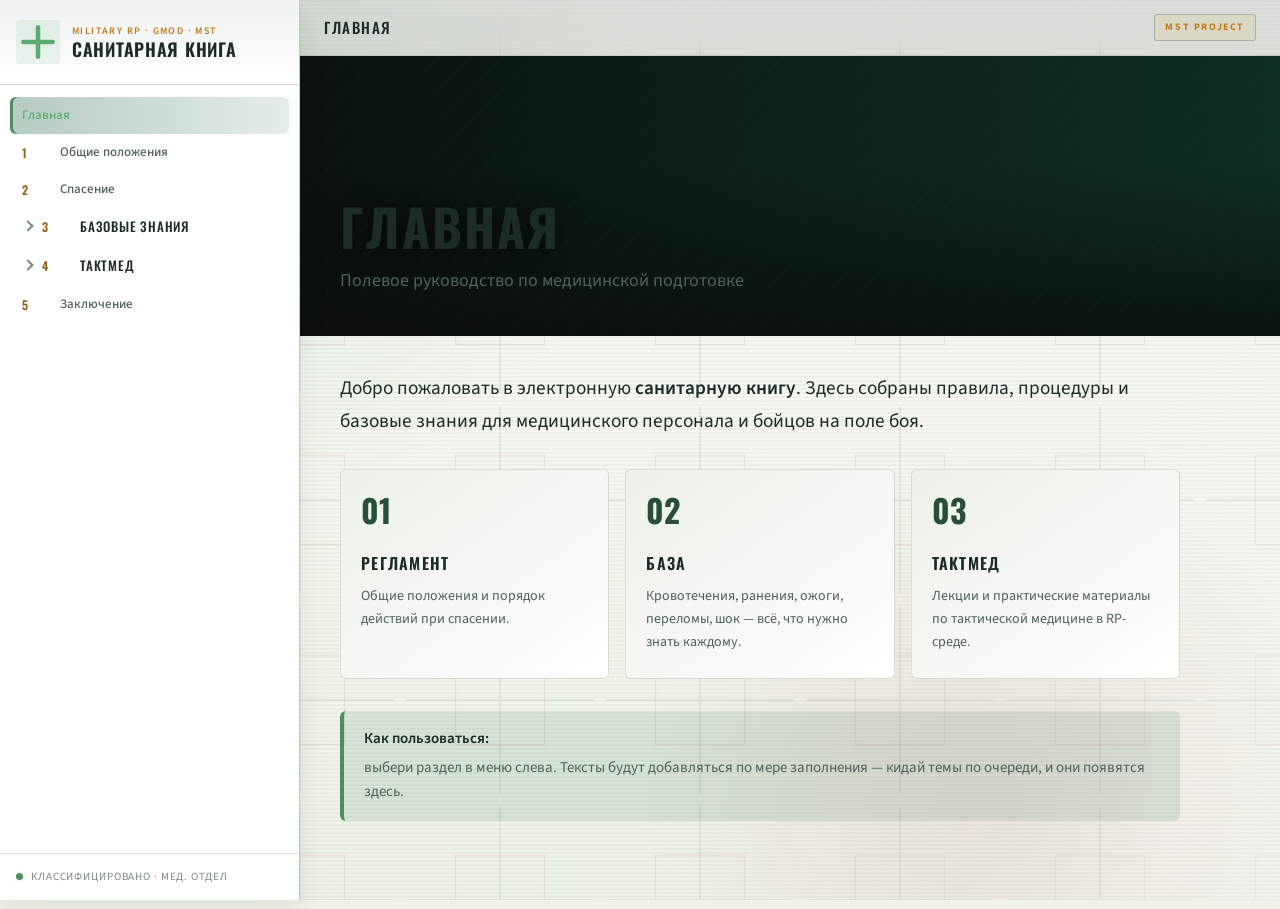
<file: index.html>
<!DOCTYPE html>
<html lang="ru">
<head>
  <meta charset="UTF-8">
  <meta name="viewport" content="width=device-width, initial-scale=1.0">
  <title>Санитарная книга</title>
  <link rel="preconnect" href="https://fonts.googleapis.com">
  <link rel="preconnect" href="https://fonts.gstatic.com" crossorigin>
  <link href="https://fonts.googleapis.com/css2?family=Oswald:wght@400;500;600;700&family=Source+Sans+3:wght@400;500;600;700&display=swap" rel="stylesheet">
  <link rel="stylesheet" href="css/styles.css">
</head>
<body>
  <div class="bg-layer" aria-hidden="true"></div>
  <div class="scanlines" aria-hidden="true"></div>

  <aside class="sidebar" id="sidebar">
    <div class="sidebar-header">
      <div class="logo-mark">
        <svg viewBox="0 0 48 48" fill="none" xmlns="http://www.w3.org/2000/svg" aria-hidden="true">
          <rect width="48" height="48" rx="4" fill="currentColor" opacity="0.12"/>
          <path d="M24 8v32M8 24h32" stroke="currentColor" stroke-width="5" stroke-linecap="round"/>
        </svg>
      </div>
      <div class="logo-text">
        <span class="logo-sub">Military RP · GMod · MST</span>
        <span class="logo-title">Санитарная книга</span>
      </div>
      <button class="sidebar-close" id="sidebarClose" aria-label="Закрыть меню">×</button>
    </div>

    <nav class="nav-tree" id="navTree" aria-label="Разделы книги"></nav>

    <div class="sidebar-footer">
      <span class="status-dot"></span>
      Классифицировано · Мед. отдел
    </div>
  </aside>

  <div class="overlay" id="overlay"></div>

  <main class="main">
    <header class="topbar">
      <button class="menu-btn" id="menuBtn" aria-label="Открыть меню">
        <span></span><span></span><span></span>
      </button>
      <div class="topbar-title" id="topbarTitle">Санитарная книга</div>
      <div class="topbar-badge">MST PROJECT</div>
    </header>

    <article class="content" id="content"></article>
  </main>

  <script type="module" src="js/app.js"></script>
</body>
</html>
</file>
<file: css/styles.css>
/* ===== Design tokens ===== */
:root {
  --bg-deep: #f6f7f2;
  --bg-panel: #ffffff;
  --bg-elevated: #edf1e8;
  --bg-hover: #dde5db;

  --green-900: #11382b;
  --green-700: #264f38;
  --green-500: #3e764f;
  --green-400: #4f8d5f;
  --green-300: #5dac73;
  --green-glow: rgba(93, 172, 115, 0.22);

  --amber: #c17a18;
  --amber-dim: #915f12;
  --red: #a82a33;
  --red-soft: rgba(168, 42, 51, 0.14);

  --text: #1c2b24;
  --text-muted: #4f6259;
  --text-dim: #7b8b82;

  --border: rgba(28, 58, 42, 0.15);
  --border-strong: rgba(28, 58, 42, 0.25);

  --font-display: 'Oswald', sans-serif;
  --font-body: 'Source Sans 3', system-ui, sans-serif;

  --sidebar-w: 300px;
  --topbar-h: 56px;
  --radius: 6px;
  --shadow: 0 10px 30px rgba(23, 36, 31, 0.08);
  --transition: 0.22s cubic-bezier(0.4, 0, 0.2, 1);
}

*, *::before, *::after {
  box-sizing: border-box;
  margin: 0;
  padding: 0;
}

html {
  scroll-behavior: smooth;
}

body {
  font-family: var(--font-body);
  font-size: 16px;
  line-height: 1.65;
  color: var(--text);
  background: linear-gradient(180deg, #fdfdf9 0%, #eef2e8 100%);
  min-height: 100dvh;
  overflow-x: hidden;
}

body.nav-open {
  overflow: hidden;
}

/* ===== Background effects ===== */
.bg-layer {
  position: fixed;
  inset: 0;
  z-index: 0;
  background:
    radial-gradient(circle at 20% 12%, rgba(93, 172, 115, 0.12) 0%, transparent 30%),
    radial-gradient(circle at 78% 90%, rgba(168, 42, 51, 0.1) 0%, transparent 28%),
    linear-gradient(180deg, #fbfdf8 0%, #eef3e8 100%);
  pointer-events: none;
}

.bg-layer::before {
  content: '';
  position: absolute;
  inset: 0;
  background-image: url("data:image/svg+xml,%3Csvg xmlns='http://www.w3.org/2000/svg' viewBox='0 0 260 260'%3E%3Crect width='260' height='260' fill='none'/%3E%3Cpath d='M130 10v240M10 130h240' stroke='%234f7c63' stroke-width='2.5' stroke-linecap='round' opacity='0.16'/%3E%3Cpath d='M72 72h116v116H72z' fill='none' stroke='%23a82a33' stroke-width='2' stroke-linejoin='round' opacity='0.12'/%3E%3C/svg%3E");
  background-repeat: repeat;
  background-size: 200px 200px;
  opacity: 0.72;
}

.bg-layer::after {
  content: '';
  position: absolute;
  inset: 0;
  background: linear-gradient(135deg, rgba(255,255,255,0.38) 0%, rgba(255,255,255,0) 32%, rgba(255,255,255,0) 68%, rgba(255,255,255,0.38) 100%);
  pointer-events: none;
}

.scanlines {
  position: fixed;
  inset: 0;
  z-index: 1;
  background: repeating-linear-gradient(
    0deg,
    transparent,
    transparent 2px,
    rgba(0, 0, 0, 0.03) 2px,
    rgba(0, 0, 0, 0.03) 4px
  );
  pointer-events: none;
}

/* ===== Layout ===== */
.sidebar {
  position: fixed;
  top: 0;
  left: 0;
  z-index: 100;
  width: var(--sidebar-w);
  height: 100dvh;
  display: flex;
  flex-direction: column;
  background: var(--bg-panel);
  border-right: 1px solid var(--border-strong);
  box-shadow: var(--shadow);
  transform: translateX(0);
  transition: transform var(--transition);
}

.sidebar-header {
  display: flex;
  align-items: center;
  gap: 12px;
  padding: 20px 16px;
  border-bottom: 1px solid var(--border);
  background: linear-gradient(180deg, rgba(45, 106, 79, 0.08) 0%, transparent 100%);
}

.logo-mark {
  flex-shrink: 0;
  width: 44px;
  height: 44px;
  color: var(--green-300);
}

.logo-text {
  display: flex;
  flex-direction: column;
  min-width: 0;
}

.logo-sub {
  font-size: 10px;
  font-weight: 600;
  letter-spacing: 0.14em;
  text-transform: uppercase;
  color: var(--amber);
}

.logo-title {
  font-family: var(--font-display);
  font-size: 18px;
  font-weight: 600;
  letter-spacing: 0.04em;
  text-transform: uppercase;
  line-height: 1.2;
  color: var(--text);
}

.sidebar-close {
  display: none;
  margin-left: auto;
  width: 32px;
  height: 32px;
  border: none;
  border-radius: var(--radius);
  background: var(--bg-hover);
  color: var(--text-muted);
  font-size: 22px;
  line-height: 1;
  cursor: pointer;
}

.nav-tree {
  flex: 1;
  overflow-y: auto;
  padding: 12px 10px;
  scrollbar-width: thin;
  scrollbar-color: var(--green-700) transparent;
}

.nav-tree::-webkit-scrollbar {
  width: 5px;
}

.nav-tree::-webkit-scrollbar-thumb {
  background: var(--green-700);
  border-radius: 4px;
}

/* Nav items */
.nav-item,
.nav-group-toggle {
  display: flex;
  align-items: center;
  gap: 10px;
  width: 100%;
  padding: 10px 12px;
  border: none;
  border-radius: var(--radius);
  background: transparent;
  color: var(--text-muted);
  font-family: var(--font-body);
  font-size: 13px;
  font-weight: 500;
  text-align: left;
  cursor: pointer;
  transition: background var(--transition), color var(--transition);
}

.nav-item:hover,
.nav-group-toggle:hover {
  background: var(--bg-hover);
  color: var(--text);
}

.nav-item.is-active {
  background: linear-gradient(90deg, rgba(45, 106, 79, 0.35) 0%, rgba(45, 106, 79, 0.12) 100%);
  color: var(--green-300);
  box-shadow: inset 3px 0 0 var(--green-400);
}

.nav-item--parent {
  font-size: 12px;
  font-style: italic;
  opacity: 0.85;
  margin-bottom: 4px;
}

.nav-num {
  flex-shrink: 0;
  min-width: 28px;
  font-family: var(--font-display);
  font-size: 12px;
  font-weight: 600;
  letter-spacing: 0.06em;
  color: var(--amber-dim);
}

.nav-item.is-active .nav-num {
  color: var(--amber);
}

.nav-label {
  flex: 1;
  line-height: 1.3;
}

/* Nav groups */
.nav-group {
  margin-bottom: 2px;
}

.nav-group-toggle {
  font-family: var(--font-display);
  font-size: 13px;
  font-weight: 500;
  letter-spacing: 0.06em;
  text-transform: uppercase;
  color: var(--text);
}

.nav-chevron {
  flex-shrink: 0;
  width: 8px;
  height: 8px;
  border-right: 2px solid var(--text-dim);
  border-bottom: 2px solid var(--text-dim);
  transform: rotate(-45deg);
  transition: transform var(--transition);
  margin-left: 2px;
}

.nav-group.is-open .nav-chevron {
  transform: rotate(45deg);
}

.nav-children {
  display: none;
  padding: 4px 0 4px 12px;
  border-left: 1px solid var(--border);
  margin-left: 18px;
}

.nav-group.is-open .nav-children {
  display: block;
}

.sidebar-footer {
  display: flex;
  align-items: center;
  gap: 8px;
  padding: 14px 16px;
  border-top: 1px solid var(--border);
  font-size: 11px;
  letter-spacing: 0.08em;
  text-transform: uppercase;
  color: var(--text-dim);
}

.status-dot {
  width: 7px;
  height: 7px;
  border-radius: 50%;
  background: var(--green-400);
  box-shadow: 0 0 8px var(--green-glow);
  animation: pulse 2.5s ease-in-out infinite;
}

@keyframes pulse {
  0%, 100% { opacity: 1; }
  50% { opacity: 0.45; }
}

.overlay {
  display: none;
  position: fixed;
  inset: 0;
  z-index: 90;
  background: rgba(0, 0, 0, 0.65);
  backdrop-filter: blur(2px);
  opacity: 0;
  transition: opacity var(--transition);
}

.overlay.is-visible {
  opacity: 1;
}

/* ===== Main content ===== */
.main {
  position: relative;
  z-index: 2;
  margin-left: var(--sidebar-w);
  min-height: 100dvh;
  display: flex;
  flex-direction: column;
}

.topbar {
  position: sticky;
  top: 0;
  z-index: 50;
  display: flex;
  align-items: center;
  gap: 16px;
  height: var(--topbar-h);
  padding: 0 24px;
  background: rgba(17, 25, 22, 0.12);
  backdrop-filter: blur(18px);
  border-bottom: 1px solid rgba(28, 58, 42, 0.12);
}

.menu-btn {
  display: none;
  flex-direction: column;
  justify-content: center;
  gap: 5px;
  width: 36px;
  height: 36px;
  padding: 8px;
  border: 1px solid var(--border);
  border-radius: var(--radius);
  background: var(--bg-elevated);
  cursor: pointer;
}

.menu-btn span {
  display: block;
  height: 2px;
  background: var(--green-300);
  border-radius: 1px;
}

.topbar-title {
  font-family: var(--font-display);
  font-size: 15px;
  font-weight: 500;
  letter-spacing: 0.1em;
  text-transform: uppercase;
}

.topbar-badge {
  margin-left: auto;
  padding: 4px 10px;
  border: 1px solid var(--border-strong);
  border-radius: 3px;
  font-size: 10px;
  font-weight: 700;
  letter-spacing: 0.16em;
  color: var(--amber);
  background: rgba(212, 160, 23, 0.08);
}

.content {
  flex: 1;
}

/* ===== Hero ===== */
.hero {
  position: relative;
  min-height: 280px;
  display: flex;
  align-items: flex-end;
  background: var(--green-900) center / cover no-repeat;
  background-image: var(--hero-img);
  overflow: hidden;
}

.hero::after {
  content: '';
  position: absolute;
  inset: 0;
  background:
    linear-gradient(90deg, rgba(10, 14, 12, 0.92) 0%, rgba(10, 14, 12, 0.55) 55%, rgba(10, 14, 12, 0.25) 100%),
    linear-gradient(0deg, rgba(10, 14, 12, 0.85) 0%, transparent 60%);
}

.hero-overlay {
  position: absolute;
  inset: 0;
  background: repeating-linear-gradient(
    -45deg,
    transparent,
    transparent 20px,
    rgba(45, 106, 79, 0.03) 20px,
    rgba(45, 106, 79, 0.03) 22px
  );
  z-index: 1;
}

.hero-body {
  position: relative;
  z-index: 2;
  padding: 48px 40px 40px;
  max-width: 900px;
}

.hero-chapter {
  display: inline-block;
  margin-bottom: 10px;
  padding: 4px 12px;
  border-left: 3px solid var(--amber);
  font-size: 12px;
  font-weight: 700;
  letter-spacing: 0.14em;
  text-transform: uppercase;
  color: var(--amber);
  background: rgba(212, 160, 23, 0.1);
}

.hero-title {
  font-family: var(--font-display);
  font-size: clamp(2rem, 5vw, 3.2rem);
  font-weight: 700;
  letter-spacing: 0.04em;
  text-transform: uppercase;
  line-height: 1.1;
  text-shadow: 0 2px 24px rgba(0, 0, 0, 0.6);
}

.hero-desc {
  margin-top: 12px;
  font-size: 18px;
  color: var(--text-muted);
  max-width: 560px;
}

/* ===== Prose / content body ===== */
.content-body {
  padding: 36px 40px 64px;
  max-width: 920px;
}

.prose .lead {
  font-size: 1.2rem;
  line-height: 1.7;
  color: var(--text);
  margin-bottom: 1.5rem;
}

.prose p {
  margin-bottom: 1rem;
  color: var(--text-muted);
}

.prose h2 {
  font-family: var(--font-display);
  font-size: 1.5rem;
  font-weight: 600;
  letter-spacing: 0.06em;
  text-transform: uppercase;
  color: var(--text);
  margin: 2rem 0 1rem;
  padding-bottom: 8px;
  border-bottom: 1px solid var(--border);
}

.prose h3 {
  font-family: var(--font-display);
  font-size: 1.15rem;
  font-weight: 500;
  letter-spacing: 0.04em;
  text-transform: uppercase;
  color: var(--green-300);
  margin: 1.5rem 0 0.75rem;
}

.prose ul,
.prose ol {
  margin: 0 0 1.25rem 1.25rem;
  color: var(--text-muted);
}

.prose li {
  margin-bottom: 0.4rem;
}

.prose strong {
  color: var(--text);
  font-weight: 600;
}

.prose a {
  color: var(--green-300);
  text-decoration: underline;
  text-underline-offset: 3px;
}

.prose a:hover {
  color: var(--amber);
}

.placeholder-text {
  padding: 24px 28px;
  border: 1px dashed var(--border-strong);
  border-radius: var(--radius);
  background: rgba(45, 106, 79, 0.06);
  color: var(--text-dim) !important;
  font-style: italic;
  text-align: center;
}

/* Info / warning boxes */
.info-box,
.warn-box,
.danger-box {
  padding: 16px 20px;
  margin: 1.5rem 0;
  border-radius: var(--radius);
  border-left: 4px solid;
  font-size: 15px;
}

.info-box {
  background: rgba(45, 106, 79, 0.12);
  border-color: var(--green-400);
  color: var(--text-muted);
}

.warn-box {
  background: rgba(212, 160, 23, 0.1);
  border-color: var(--amber);
  color: var(--text-muted);
}

.danger-box {
  background: var(--red-soft);
  border-color: var(--red);
  color: var(--text-muted);
}

.info-box strong,
.warn-box strong,
.danger-box strong {
  display: block;
  margin-bottom: 4px;
  color: var(--text);
}

/* Images in content */
.img-block {
  margin: 1.75rem 0;
  border-radius: var(--radius);
  overflow: hidden;
  border: 1px solid var(--border-strong);
  box-shadow: var(--shadow);
}

.img-block img {
  display: block;
  width: 100%;
  height: auto;
  max-height: 420px;
  object-fit: cover;
}

.img-block figcaption {
  padding: 10px 14px;
  font-size: 13px;
  color: var(--text-dim);
  background: var(--bg-elevated);
  border-top: 1px solid var(--border);
}

/* Feature grid (home page) */
.feature-grid {
  display: grid;
  grid-template-columns: repeat(auto-fit, minmax(220px, 1fr));
  gap: 16px;
  margin: 2rem 0;
}

.feature-card {
  padding: 24px 20px;
  border: 1px solid var(--border);
  border-radius: var(--radius);
  background: linear-gradient(145deg, var(--bg-elevated) 0%, var(--bg-panel) 100%);
  transition: border-color var(--transition), transform var(--transition);
}

.feature-card:hover {
  border-color: var(--border-strong);
  transform: translateY(-2px);
}

.feature-num {
  display: block;
  font-family: var(--font-display);
  font-size: 2rem;
  font-weight: 700;
  color: var(--green-700);
  line-height: 1;
  margin-bottom: 12px;
}

.feature-card h3 {
  font-family: var(--font-display);
  font-size: 1rem;
  font-weight: 600;
  letter-spacing: 0.08em;
  text-transform: uppercase;
  color: var(--text);
  margin-bottom: 8px;
}

.feature-card p {
  font-size: 14px;
  margin: 0;
}

/* Tables */
.prose table {
  width: 100%;
  margin: 1.5rem 0;
  border-collapse: collapse;
  font-size: 14px;
}

.prose th,
.prose td {
  padding: 10px 14px;
  border: 1px solid var(--border);
  text-align: left;
}

.prose th {
  background: var(--bg-elevated);
  font-family: var(--font-display);
  font-weight: 600;
  letter-spacing: 0.06em;
  text-transform: uppercase;
  font-size: 12px;
  color: var(--green-300);
}

.prose td {
  color: var(--text-muted);
}

.prose tr:nth-child(even) td {
  background: rgba(26, 36, 32, 0.5);
}

/* ===== Responsive ===== */
@media (max-width: 900px) {
  .sidebar {
    transform: translateX(-100%);
  }

  .sidebar.is-open {
    transform: translateX(0);
  }

  .sidebar-close {
    display: flex;
    align-items: center;
    justify-content: center;
  }

  .overlay {
    display: block;
  }

  .main {
    margin-left: 0;
  }

  .menu-btn {
    display: flex;
  }

  .hero-body {
    padding: 36px 24px 32px;
  }

  .content-body {
    padding: 28px 20px 48px;
  }
}

@media (max-width: 480px) {
  .topbar-badge {
    display: none;
  }

  .hero {
    min-height: 220px;
  }
}

/* ===== Rich content components ===== */
.article-rules {
  display: flex;
  flex-direction: column;
  gap: 12px;
  margin: 1.5rem 0;
}

.rule-item {
  display: flex;
  gap: 16px;
  padding: 16px 18px;
  border: 1px solid var(--border);
  border-radius: var(--radius);
  background: linear-gradient(135deg, var(--bg-elevated) 0%, var(--bg-panel) 100%);
  transition: border-color var(--transition);
}

.rule-item:hover {
  border-color: var(--border-strong);
}

.rule-num {
  flex-shrink: 0;
  font-family: var(--font-display);
  font-size: 14px;
  font-weight: 700;
  letter-spacing: 0.06em;
  color: var(--amber);
  min-width: 36px;
}

.rule-body {
  flex: 1;
  color: var(--text-muted);
  font-size: 15px;
  line-height: 1.65;
}

.rule-body strong {
  color: var(--text);
}

/* Zone cards (Red / Yellow / Green) */
.zone-grid {
  display: flex;
  flex-direction: column;
  gap: 20px;
  margin: 2rem 0;
}

.zone-card {
  border-radius: var(--radius);
  overflow: hidden;
  border: 1px solid var(--border);
  box-shadow: var(--shadow);
}

.zone-header {
  display: flex;
  align-items: center;
  gap: 14px;
  padding: 18px 22px;
  font-family: var(--font-display);
  font-size: 1.1rem;
  font-weight: 600;
  letter-spacing: 0.08em;
  text-transform: uppercase;
}

.zone-dot {
  width: 14px;
  height: 14px;
  border-radius: 50%;
  flex-shrink: 0;
  box-shadow: 0 0 12px currentColor;
}

.zone-body {
  padding: 20px 22px 24px;
  background: var(--bg-elevated);
}

.zone-red .zone-header { background: rgba(193, 18, 31, 0.2); color: #ff6b6b; }
.zone-red .zone-dot { background: #c1121f; color: #c1121f; }
.zone-red { border-color: rgba(193, 18, 31, 0.35); }

.zone-yellow .zone-header { background: rgba(212, 160, 23, 0.15); color: var(--amber); }
.zone-yellow .zone-dot { background: var(--amber); color: var(--amber); }
.zone-yellow { border-color: rgba(212, 160, 23, 0.3); }

.zone-green .zone-header { background: rgba(45, 106, 79, 0.25); color: var(--green-300); }
.zone-green .zone-dot { background: var(--green-400); color: var(--green-400); }
.zone-green { border-color: rgba(82, 183, 136, 0.3); }

.zone-rule {
  margin-top: 16px;
  padding: 12px 16px;
  border-left: 3px solid;
  font-size: 14px;
  font-weight: 600;
  letter-spacing: 0.02em;
}

.zone-red .zone-rule { border-color: var(--red); background: var(--red-soft); color: #ff8a8a; }
.zone-yellow .zone-rule { border-color: var(--amber); background: rgba(212, 160, 23, 0.08); color: var(--amber); }
.zone-green .zone-rule { border-color: var(--green-400); background: rgba(45, 106, 79, 0.12); color: var(--green-300); }

/* Steps */
.steps-list {
  list-style: none;
  margin: 1rem 0 1.25rem;
  padding: 0;
  counter-reset: step;
}

.steps-list li {
  position: relative;
  padding: 10px 0 10px 36px;
  color: var(--text-muted);
  border-bottom: 1px solid var(--border);
}

.steps-list li:last-child { border-bottom: none; }

.steps-list li::before {
  counter-increment: step;
  content: counter(step);
  position: absolute;
  left: 0;
  top: 10px;
  width: 24px;
  height: 24px;
  display: flex;
  align-items: center;
  justify-content: center;
  font-family: var(--font-display);
  font-size: 12px;
  font-weight: 700;
  color: var(--bg-deep);
  background: var(--green-400);
  border-radius: 50%;
}

/* Bleeding / injury type cards */
.type-grid {
  display: grid;
  grid-template-columns: repeat(auto-fit, minmax(260px, 1fr));
  gap: 16px;
  margin: 1.5rem 0;
}

.type-card {
  padding: 20px;
  border: 1px solid var(--border);
  border-radius: var(--radius);
  background: var(--bg-elevated);
}

.type-card h4 {
  font-family: var(--font-display);
  font-size: 1rem;
  font-weight: 600;
  letter-spacing: 0.06em;
  text-transform: uppercase;
  color: var(--text);
  margin-bottom: 8px;
}

.type-card .type-desc {
  font-size: 14px;
  color: var(--text-dim);
  margin-bottom: 12px;
  font-style: italic;
}

.type-card ul {
  margin: 0 0 0 1rem;
  font-size: 14px;
}

.type-card--danger { border-top: 3px solid var(--red); }
.type-card--warn { border-top: 3px solid var(--amber); }
.type-card--info { border-top: 3px solid var(--green-400); }

/* Triage badges */
.triage-row {
  display: flex;
  flex-wrap: wrap;
  gap: 10px;
  margin: 1rem 0;
}

.triage {
  display: inline-flex;
  align-items: center;
  gap: 8px;
  padding: 6px 14px;
  border-radius: 3px;
  font-family: var(--font-display);
  font-size: 12px;
  font-weight: 600;
  letter-spacing: 0.1em;
  text-transform: uppercase;
}

.triage-red { background: rgba(193, 18, 31, 0.28); color: #fff; border: 1px solid rgba(193, 18, 31, 0.65); }
.triage-yellow { background: rgba(212, 160, 23, 0.22); color: #2f2a12; border: 1px solid rgba(212, 160, 23, 0.45); }
.triage-green { background: rgba(45, 106, 79, 0.28); color: #082f1f; border: 1px solid rgba(82, 183, 136, 0.45); }
.triage-black { background: rgba(0, 0, 0, 0.75); color: #f8f9f6; border: 1px solid rgba(255, 255, 255, 0.12); }

/* Radio / RP quotes */
.radio-quote {
  margin: 1.25rem 0;
  padding: 16px 20px;
  border-left: 4px solid var(--green-400);
  background: rgba(45, 106, 79, 0.1);
  font-family: 'Consolas', 'Courier New', monospace;
  font-size: 14px;
  color: var(--green-300);
  line-height: 1.6;
}

.radio-quote::before {
  content: '📻 ';
}

.rp-block {
  margin: 1rem 0;
  padding: 14px 18px;
  background: var(--bg-panel);
  border: 1px dashed var(--border-strong);
  border-radius: var(--radius);
  font-family: 'Consolas', 'Courier New', monospace;
  font-size: 13px;
  color: var(--text-muted);
  line-height: 1.7;
}

.rp-block code {
  color: var(--amber);
}

/* MARS algorithm */
.mars-grid {
  display: grid;
  grid-template-columns: repeat(auto-fit, minmax(140px, 1fr));
  gap: 12px;
  margin: 1.5rem 0;
}

.mars-item {
  text-align: center;
  padding: 20px 12px;
  border: 1px solid var(--border);
  border-radius: var(--radius);
  background: var(--bg-elevated);
}

.mars-letter {
  display: block;
  font-family: var(--font-display);
  font-size: 2.5rem;
  font-weight: 700;
  color: var(--green-400);
  line-height: 1;
  margin-bottom: 6px;
}

.mars-word {
  display: block;
  font-size: 11px;
  font-weight: 700;
  letter-spacing: 0.12em;
  text-transform: uppercase;
  color: var(--amber);
  margin-bottom: 8px;
}

.mars-desc {
  font-size: 12px;
  color: var(--text-dim);
  line-height: 1.4;
}

/* Chain diagram */
.chain-list {
  display: flex;
  flex-wrap: wrap;
  align-items: center;
  gap: 8px;
  margin: 1.5rem 0;
  padding: 20px;
  background: var(--bg-elevated);
  border-radius: var(--radius);
  border: 1px solid var(--border);
}

.chain-item {
  padding: 10px 16px;
  background: var(--bg-panel);
  border: 1px solid var(--border-strong);
  border-radius: var(--radius);
  font-size: 13px;
  font-weight: 600;
  color: var(--text);
}

.chain-arrow {
  color: var(--green-400);
  font-size: 18px;
}

/* Scenario blocks */
.scenario-block {
  margin: 1.5rem 0;
  padding: 20px 22px;
  border: 1px solid var(--border);
  border-radius: var(--radius);
  background: var(--bg-elevated);
}

.scenario-block h4 {
  font-family: var(--font-display);
  font-size: 0.95rem;
  font-weight: 600;
  letter-spacing: 0.08em;
  text-transform: uppercase;
  color: var(--amber);
  margin-bottom: 12px;
}

.scenario-meta {
  display: flex;
  flex-wrap: wrap;
  gap: 12px;
  margin-bottom: 12px;
  font-size: 13px;
  color: var(--text-dim);
}

.scenario-meta span {
  padding: 3px 10px;
  background: var(--bg-panel);
  border-radius: 3px;
}

/* Section divider */
.section-tag {
  display: inline-block;
  margin: 2rem 0 1rem;
  padding: 4px 12px;
  font-family: var(--font-display);
  font-size: 11px;
  font-weight: 600;
  letter-spacing: 0.14em;
  text-transform: uppercase;
  color: var(--green-300);
  background: rgba(45, 106, 79, 0.15);
  border-left: 3px solid var(--green-400);
}

.dont-list li::marker {
  color: var(--red);
}
</file>
